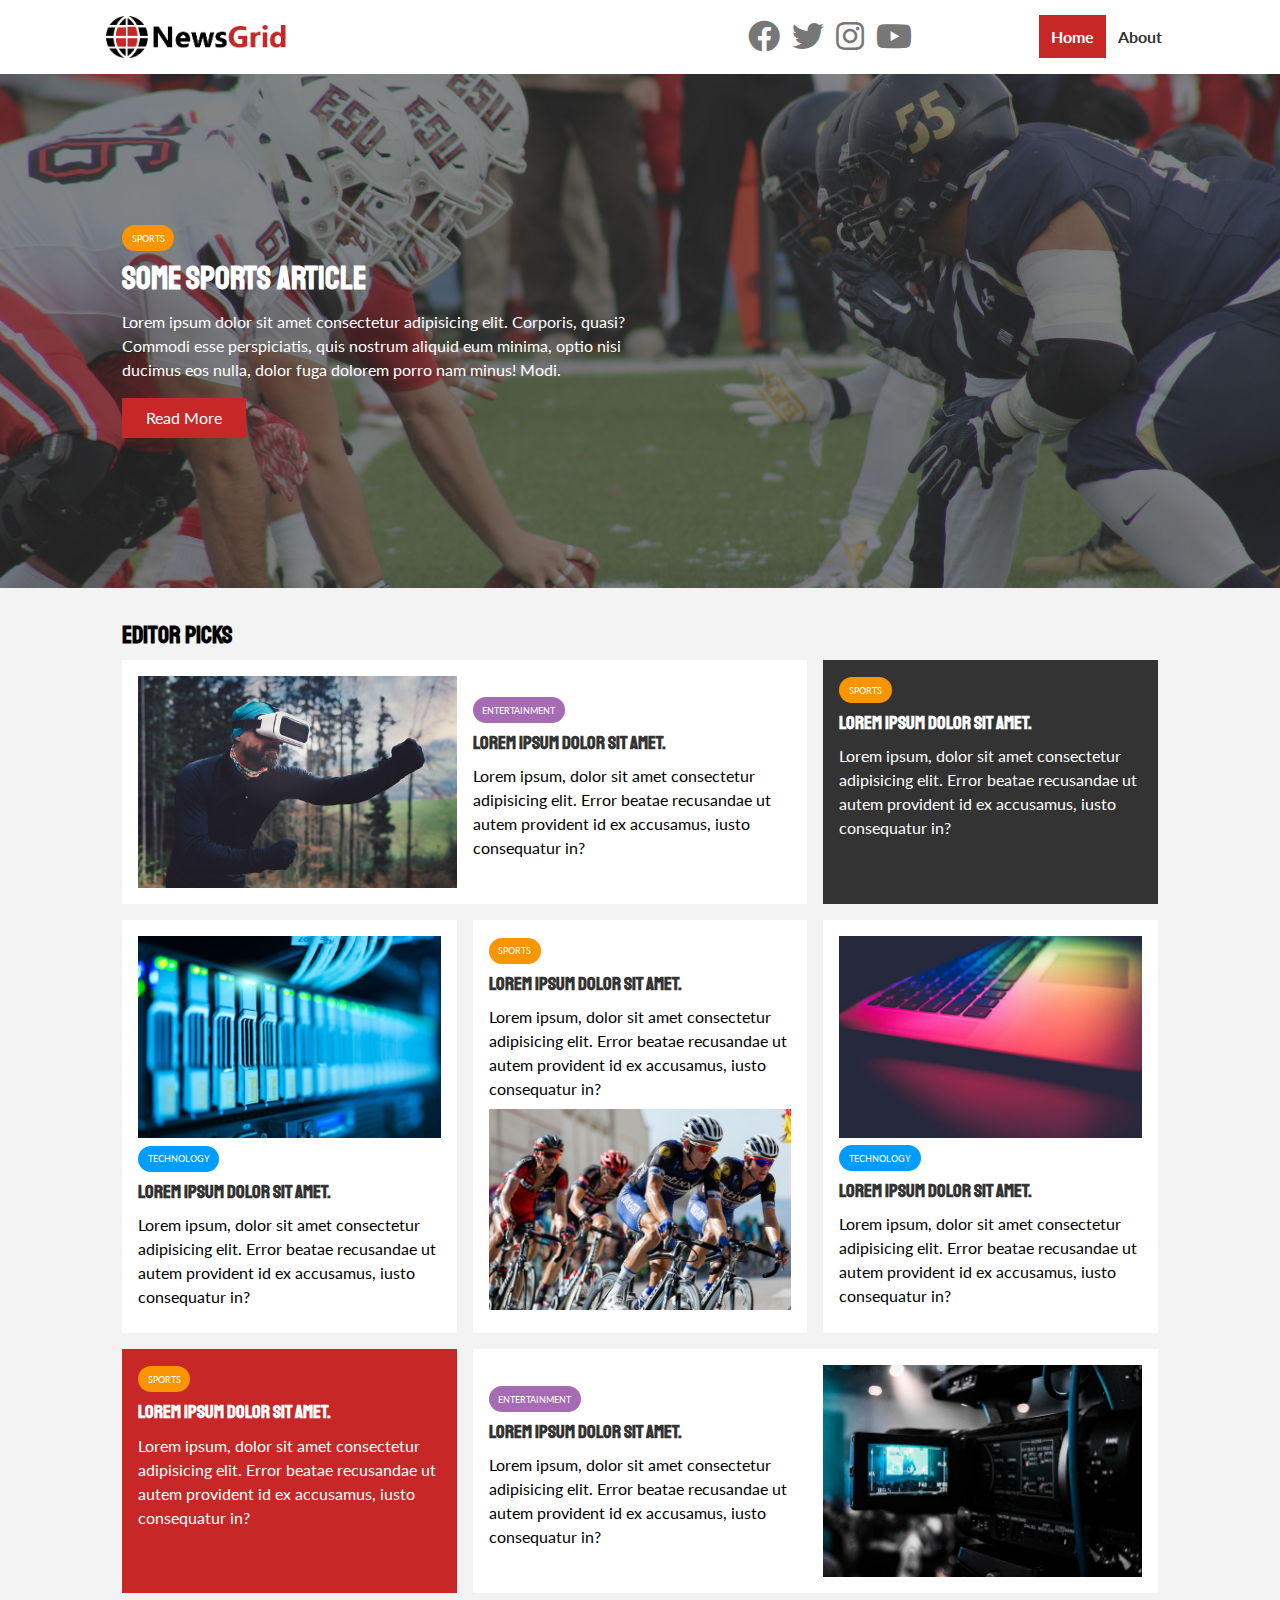
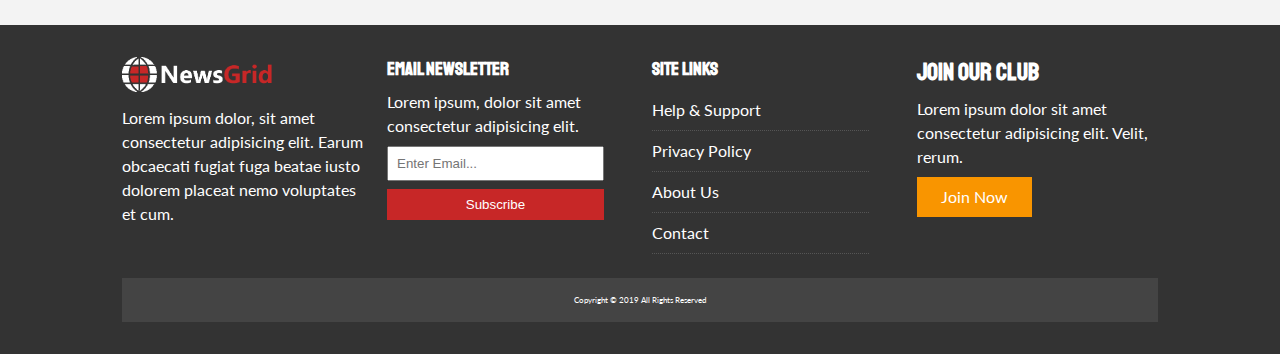
<file: index.html>
<!DOCTYPE html>
<html lang="en">
<head>
    <meta charset="UTF-8">
    <meta name="viewport" content="width=device-width, initial-scale=1.0">
    <link rel="stylesheet" href="https://cdnjs.cloudflare.com/ajax/libs/font-awesome/5.15.1/css/all.min.css" />
    <link rel="stylesheet" href="css/style.css">
    <link rel="preconnect" href="https://fonts.gstatic.com">
    <link href="https://fonts.googleapis.com/css2?family=Lato&family=Staatliches&display=swap" rel="stylesheet">
    <link rel="stylesheet" media="screen and (max-width: 768px)" href="css/mobile.css">
    <link rel="shortcut icon" type="image/x-icon" href="favicon.ico">
    <title>NewsGrid | Latest News</title>
</head>
<body>
    <nav id="main-nav">
        <div class="container">
            <img src="img/logo.png" alt="NewsGrid" class="logo">
            <div class="social">
                <a href="http://facebook.com" target="_blank"><i class="fab fa-facebook fa-2x"></i></a>
                <a href="http://twitter.com" target="_blank"><i class="fab fa-twitter fa-2x"></i></a>
                <a href="http://instagram.com" target="_blank"><i class="fab fa-instagram fa-2x"></i></a>
                <a href="http://youtube.com" target="_blank"><i class="fab fa-youtube fa-2x"></i></a>
            </div>
            <ul>
                <li><a href="index.html" class="current">Home</a></li>
                <li><a href="about.html">About</a></li>
            </ul>
        </div>
    </nav>

    <!-- Showcase -->
    <header id="showcase">
        <div class="container">
            <div class="showcase-container">
                <div class="showcase-content">
                    <div class="category category-sports">Sports</div>
                    <h1>Some Sports Article</h1>
                    <p>Lorem ipsum dolor sit amet consectetur adipisicing elit. Corporis, quasi? Commodi esse perspiciatis, quis nostrum aliquid eum minima, optio nisi ducimus eos nulla, dolor fuga dolorem porro nam minus! Modi.</p>
                    <a href="article.html" class="btn btn-primary">Read More</a>
                </div>
            </div>
        </div>
    </header>

    <!-- Home Articles -->
    <section id="home-articles" class="py-2">
        <div class="container">
            <h2>Editor Picks</h2>
            <div class="articles-container">
                <article class="card">
                    <img src="img/articles/ent1.jpg" alt="">
                    <div>
                        <div class="category category-ent">Entertainment</div>
                        <h3>
                            <a href="article.html">Lorem ipsum dolor sit amet.</a>
                        </h3>
                        <p>Lorem ipsum, dolor sit amet consectetur adipisicing elit. Error beatae recusandae ut autem provident id ex accusamus, iusto consequatur in?</p>
                    </div>
                </article>
                <article class="card bg-dark">
                    <div class="category category-sports">Sports</div>
                    <h3>
                        <a href="article.html">Lorem ipsum dolor sit amet.</a>
                    </h3>
                    <p>Lorem ipsum, dolor sit amet consectetur adipisicing elit. Error beatae recusandae ut autem provident id ex accusamus, iusto consequatur in?</p>
                </article>
                <article class="card">
                    <img src="img/articles/tech1.jpg" alt="">
                    <div class="category category-tech">Technology</div>
                    <h3>
                        <a href="article.html">Lorem ipsum dolor sit amet.</a>
                    </h3>
                    <p>Lorem ipsum, dolor sit amet consectetur adipisicing elit. Error beatae recusandae ut autem provident id ex accusamus, iusto consequatur in?</p>
                </article>
                <article class="card">
                    <div class="category category-sports">Sports</div>
                    <h3>
                        <a href="article.html">Lorem ipsum dolor sit amet.</a>
                    </h3>
                    <p>Lorem ipsum, dolor sit amet consectetur adipisicing elit. Error beatae recusandae ut autem provident id ex accusamus, iusto consequatur in?</p>
                    <img src="img/articles/sports1.jpg" alt="">
                </article>
                <article class="card">
                    <img src="img/articles/tech2.jpg" alt="">
                    <div class="category category-tech">Technology</div>
                    <h3>
                        <a href="article.html">Lorem ipsum dolor sit amet.</a>
                    </h3>
                    <p>Lorem ipsum, dolor sit amet consectetur adipisicing elit. Error beatae recusandae ut autem provident id ex accusamus, iusto consequatur in?</p>
                </article>
                <article class="card bg-primary">
                    <div class="category category-sports">Sports</div>
                    <h3>
                        <a href="article.html">Lorem ipsum dolor sit amet.</a>
                    </h3>
                    <p>Lorem ipsum, dolor sit amet consectetur adipisicing elit. Error beatae recusandae ut autem provident id ex accusamus, iusto consequatur in?</p>
                </article>
                <article class="card">
                    <div>
                        <div class="category category-ent">Entertainment</div>
                        <h3>
                            <a href="article.html">Lorem ipsum dolor sit amet.</a>
                        </h3>
                        <p>Lorem ipsum, dolor sit amet consectetur adipisicing elit. Error beatae recusandae ut autem provident id ex accusamus, iusto consequatur in?</p>
                    </div>
                    <img src="img/articles/ent2.jpg" alt="">
                </article>
            </div>
        </div>
    </section>

    <!-- Footer -->
    <footer id="main-footer" class="py-2">
        <div class="container footer-container">
            <div>
                <img src="img/logo_light.png" alt="NewsGrid">
                <p>Lorem ipsum dolor, sit amet consectetur adipisicing elit. Earum obcaecati fugiat fuga beatae iusto dolorem placeat nemo voluptates et cum.</p>
            </div>
            <div>
                <h3>Email Newsletter</h3>
                <p>Lorem ipsum, dolor sit amet consectetur adipisicing elit.</p>
                <form name="contact" method="POST" data-netlify="true">
                    <input type="email" name="email" placeholder="Enter Email...">
                    <input type="submit" value="Subscribe" class="btn btn-primary">
                </form>
            </div>
            <div>
                <h3>Site Links</h3>
                <ul class="list">
                    <li><a href="#">Help & Support</a></li>
                    <li><a href="#">Privacy Policy</a></li>
                    <li><a href="#">About Us</a></li>
                    <li><a href="#">Contact</a></li>
                </ul>
            </div>
            <div>
                <h2>Join Our Club</h2>
                <p>Lorem ipsum dolor sit amet consectetur adipisicing elit. Velit, rerum. </p>
                <a href="#" class="btn btn-secondary">Join Now</a>
            </div>
            <div>
                <p>
                    Copyright &copy; 2019 All Rights Reserved
                </p>
            </div>
        </div>
    </footer>
</body>
</html>
</file>
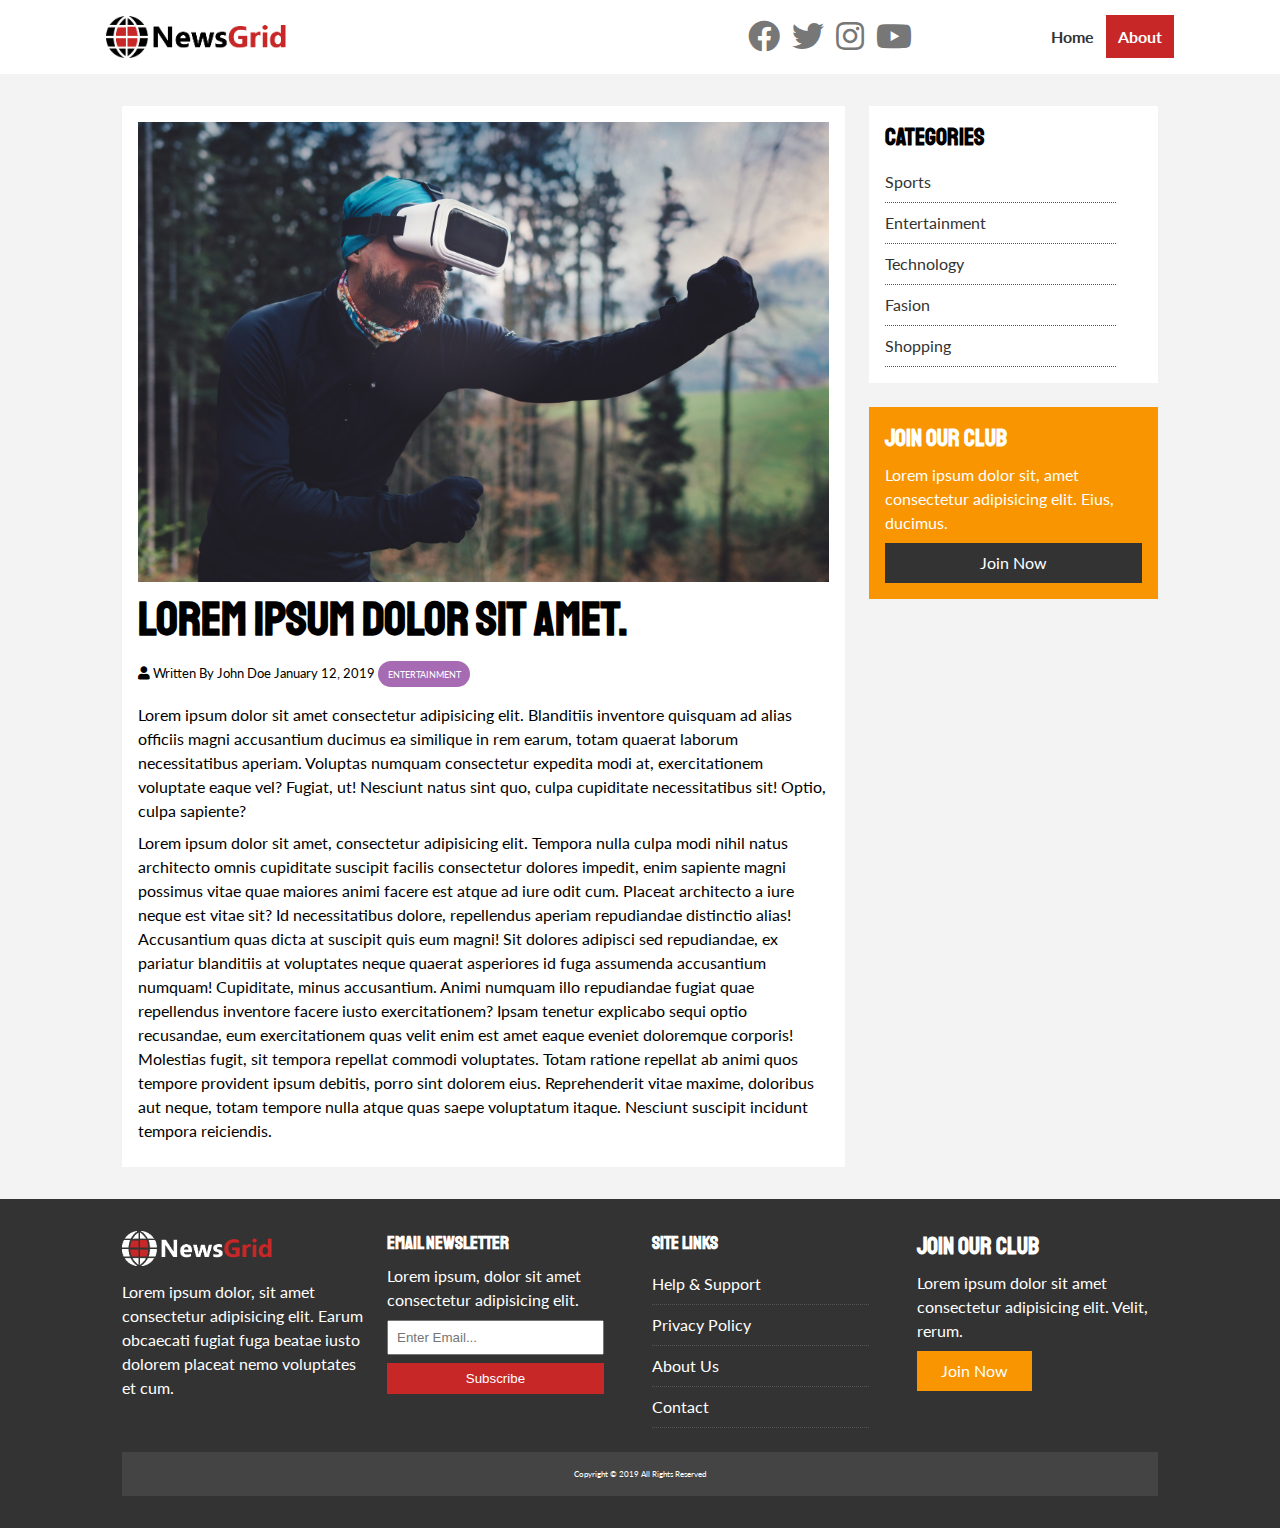
<file: about.html>
<!DOCTYPE html>
<html lang="en">
<head>
    <meta charset="UTF-8">
    <meta name="viewport" content="width=device-width, initial-scale=1.0">
    <link rel="stylesheet" href="https://cdnjs.cloudflare.com/ajax/libs/font-awesome/5.15.1/css/all.min.css" />
    <link rel="stylesheet" href="css/style.css">
    <link rel="preconnect" href="https://fonts.gstatic.com">
    <link href="https://fonts.googleapis.com/css2?family=Lato&family=Staatliches&display=swap" rel="stylesheet">
    <link rel="stylesheet" media="screen and (max-width: 768px)" href="css/mobile.css">
    <link rel="shortcut icon" type="image/x-icon" href="favicon.ico">
    <title>NewsGrid | About</title>
</head>
<body>
    <nav id="main-nav">
        <div class="container">
            <img src="img/logo.png" alt="NewsGrid" class="logo">
            <div class="social">
                <a href="http://facebook.com" target="_blank"><i class="fab fa-facebook fa-2x"></i></a>
                <a href="http://twitter.com" target="_blank"><i class="fab fa-twitter fa-2x"></i></a>
                <a href="http://instagram.com" target="_blank"><i class="fab fa-instagram fa-2x"></i></a>
                <a href="http://youtube.com" target="_blank"><i class="fab fa-youtube fa-2x"></i></a>
            </div>
            <ul>
                <li><a href="index.html">Home</a></li>
                <li><a href="about.html" class="current">About</a></li>
            </ul>
        </div>
    </nav>

    <section id="about">
        <div class="container">
            <div class="page-container">
                <article class="card">
                    <img src="img/articles/ent1.jpg" alt="">
                    <h1 class="l-heading">Lorem ipsum dolor sit amet.</h1>
                    <div class="meta">
                        <small>
                            <i class="fas fa-user"></i> Written By John Doe January 12, 2019
                        </small>
                        <div class="category category-ent">Entertainment</div>

                    </div>
                    <p>Lorem ipsum dolor sit amet consectetur adipisicing elit. Blanditiis inventore quisquam ad alias officiis magni accusantium ducimus ea similique in rem earum, totam quaerat laborum necessitatibus aperiam. Voluptas numquam consectetur expedita modi at, exercitationem voluptate eaque vel? Fugiat, ut! Nesciunt natus sint quo, culpa cupiditate necessitatibus sit! Optio, culpa sapiente? </p>
                    <p>Lorem ipsum dolor sit amet, consectetur adipisicing elit. Tempora nulla culpa modi nihil natus architecto omnis cupiditate suscipit facilis consectetur dolores impedit, enim sapiente magni possimus vitae quae maiores animi facere est atque ad iure odit cum. Placeat architecto a iure neque est vitae sit? Id necessitatibus dolore, repellendus aperiam repudiandae distinctio alias! Accusantium quas dicta at suscipit quis eum magni! Sit dolores adipisci sed repudiandae, ex pariatur blanditiis at voluptates neque quaerat asperiores id fuga assumenda accusantium numquam! Cupiditate, minus accusantium. Animi numquam illo repudiandae fugiat quae repellendus inventore facere iusto exercitationem? Ipsam tenetur explicabo sequi optio recusandae, eum exercitationem quas velit enim est amet eaque eveniet doloremque corporis! Molestias fugit, sit tempora repellat commodi voluptates. Totam ratione repellat ab animi quos tempore provident ipsum debitis, porro sint dolorem eius. Reprehenderit vitae maxime, doloribus aut neque, totam tempore nulla atque quas saepe voluptatum itaque. Nesciunt suscipit incidunt tempora reiciendis.</p>
                </article>

                <aside id="categories" class="card">
                    <h2>Categories</h2>
                    <ul class="list">
                        <li><a href="#"><i class="fas-fa-chevron-right"></i> Sports</a></li>
                        <li><a href="#"><i class="fas-fa-chevron-right"></i> Entertainment</a></li>
                        <li><a href="#"><i class="fas-fa-chevron-right"></i> Technology</a></li>
                        <li><a href="#"><i class="fas-fa-chevron-right"></i> Fasion</a></li>
                        <li><a href="#"><i class="fas-fa-chevron-right"></i> Shopping</a></li>
                    </ul>
                </aside>

                <aside class="card bg-secondary">
                    <h2>Join Our Club</h2>
                    <p>Lorem ipsum dolor sit, amet consectetur adipisicing elit. Eius, ducimus.</p>
                    <a href="#" class="btn btn-dark btn-block">Join Now</a>
                </aside>
            </div>
        </div>
    </section>

    <!-- Footer -->
    <footer id="main-footer" class="py-2">
        <div class="container footer-container">
            <div>
                <img src="img/logo_light.png" alt="NewsGrid">
                <p>Lorem ipsum dolor, sit amet consectetur adipisicing elit. Earum obcaecati fugiat fuga beatae iusto dolorem placeat nemo voluptates et cum.</p>
            </div>
            <div>
                <h3>Email Newsletter</h3>
                <p>Lorem ipsum, dolor sit amet consectetur adipisicing elit.</p>
                <form name="contact"method="POST" data-netlify="true">
                    <input type="email" name="email" placeholder="Enter Email...">
                    <input type="submit" value="Subscribe" class="btn btn-primary">
                </form>
            </div>
            <div>
                <h3>Site Links</h3>
                <ul class="list">
                    <li><a href="#">Help & Support</a></li>
                    <li><a href="#">Privacy Policy</a></li>
                    <li><a href="#">About Us</a></li>
                    <li><a href="#">Contact</a></li>
                </ul>
            </div>
            <div>
                <h2>Join Our Club</h2>
                <p>Lorem ipsum dolor sit amet consectetur adipisicing elit. Velit, rerum. </p>
                <a href="#" class="btn btn-secondary">Join Now</a>
            </div>
            <div>
                <p>
                    Copyright &copy; 2019 All Rights Reserved
                </p>
            </div>
        </div>
    </footer>
</body>
</html>
</file>
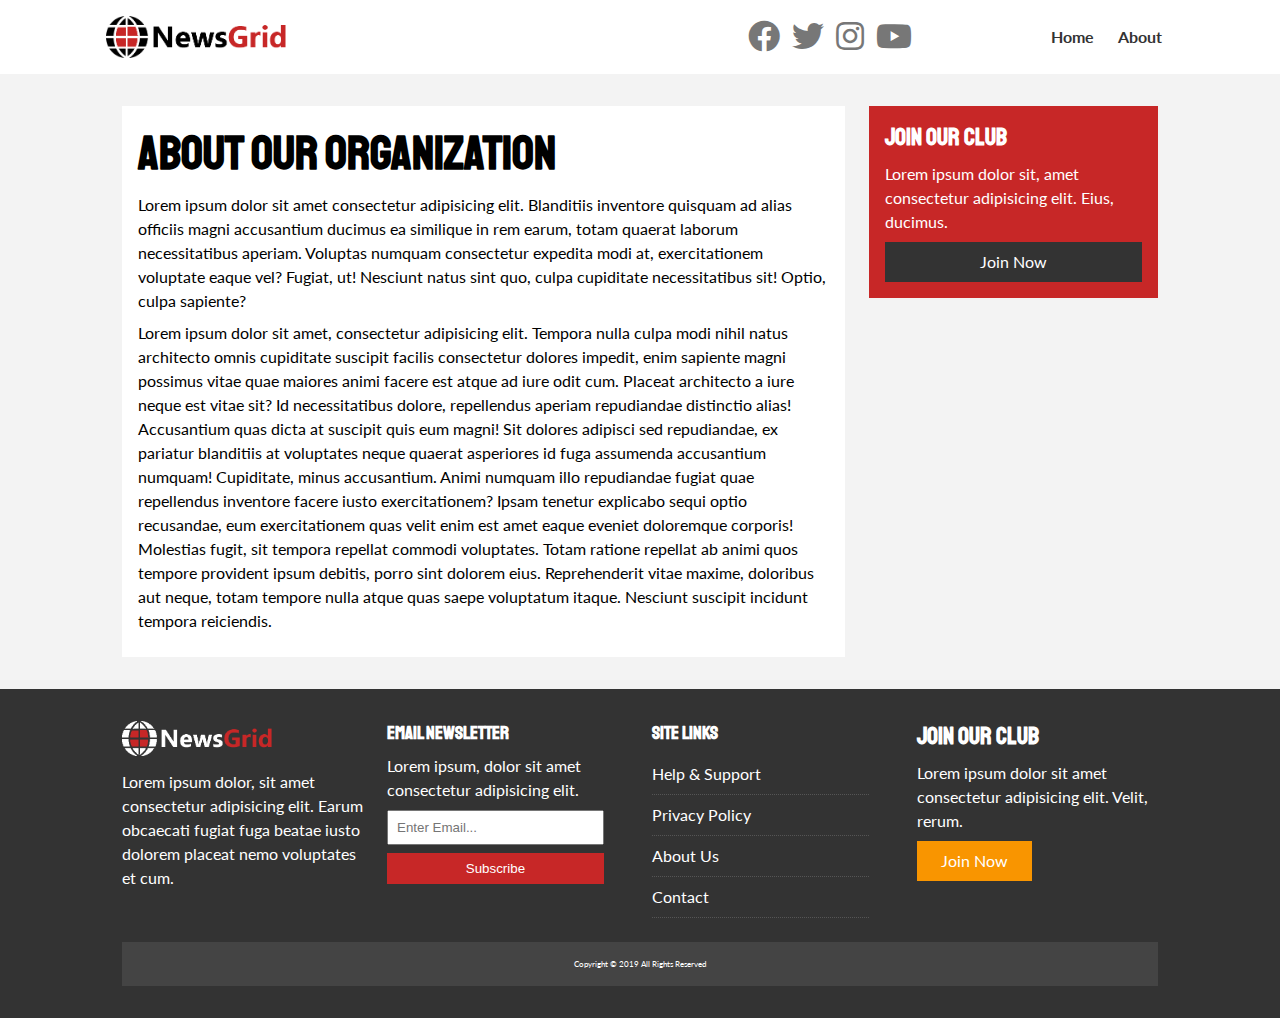
<file: article.html>
<!DOCTYPE html>
<html lang="en">
<head>
    <meta charset="UTF-8">
    <meta name="viewport" content="width=device-width, initial-scale=1.0">
    <link rel="stylesheet" href="https://cdnjs.cloudflare.com/ajax/libs/font-awesome/5.15.1/css/all.min.css" />
    <link rel="stylesheet" href="css/style.css">
    <link rel="preconnect" href="https://fonts.gstatic.com">
    <link href="https://fonts.googleapis.com/css2?family=Lato&family=Staatliches&display=swap" rel="stylesheet">
    <link rel="stylesheet" media="screen and (max-width: 768px)" href="css/mobile.css">
    <link rel="shortcut icon" type="image/x-icon" href="favicon.ico">
    <title>NewsGrid | Latest News</title>
</head>
<body>
    <nav id="main-nav">
        <div class="container">
            <img src="img/logo.png" alt="NewsGrid" class="logo">
            <div class="social">
                <a href="http://facebook.com" target="_blank"><i class="fab fa-facebook fa-2x"></i></a>
                <a href="http://twitter.com" target="_blank"><i class="fab fa-twitter fa-2x"></i></a>
                <a href="http://instagram.com" target="_blank"><i class="fab fa-instagram fa-2x"></i></a>
                <a href="http://youtube.com" target="_blank"><i class="fab fa-youtube fa-2x"></i></a>
            </div>
            <ul>
                <li><a href="index.html">Home</a></li>
                <li><a href="about.html">About</a></li>
            </ul>
        </div>
    </nav>

    <section id="article">
        <div class="container">
            <div class="page-container">
                <article class="card">
                    <h2 class="l-heading">About Our Organization</h2>
                    <p>Lorem ipsum dolor sit amet consectetur adipisicing elit. Blanditiis inventore quisquam ad alias officiis magni accusantium ducimus ea similique in rem earum, totam quaerat laborum necessitatibus aperiam. Voluptas numquam consectetur expedita modi at, exercitationem voluptate eaque vel? Fugiat, ut! Nesciunt natus sint quo, culpa cupiditate necessitatibus sit! Optio, culpa sapiente? </p>
                    <p>Lorem ipsum dolor sit amet, consectetur adipisicing elit. Tempora nulla culpa modi nihil natus architecto omnis cupiditate suscipit facilis consectetur dolores impedit, enim sapiente magni possimus vitae quae maiores animi facere est atque ad iure odit cum. Placeat architecto a iure neque est vitae sit? Id necessitatibus dolore, repellendus aperiam repudiandae distinctio alias! Accusantium quas dicta at suscipit quis eum magni! Sit dolores adipisci sed repudiandae, ex pariatur blanditiis at voluptates neque quaerat asperiores id fuga assumenda accusantium numquam! Cupiditate, minus accusantium. Animi numquam illo repudiandae fugiat quae repellendus inventore facere iusto exercitationem? Ipsam tenetur explicabo sequi optio recusandae, eum exercitationem quas velit enim est amet eaque eveniet doloremque corporis! Molestias fugit, sit tempora repellat commodi voluptates. Totam ratione repellat ab animi quos tempore provident ipsum debitis, porro sint dolorem eius. Reprehenderit vitae maxime, doloribus aut neque, totam tempore nulla atque quas saepe voluptatum itaque. Nesciunt suscipit incidunt tempora reiciendis.</p>
                </article>
                <aside class="card bg-primary">
                    <h2>Join Our Club</h2>
                    <p>Lorem ipsum dolor sit, amet consectetur adipisicing elit. Eius, ducimus.</p>
                    <a href="#" class="btn btn-dark btn-block">Join Now</a>
                </aside>
            </div>
        </div>
    </section>

    <!-- Footer -->
    <footer id="main-footer" class="py-2">
        <div class="container footer-container">
            <div>
                <img src="img/logo_light.png" alt="NewsGrid">
                <p>Lorem ipsum dolor, sit amet consectetur adipisicing elit. Earum obcaecati fugiat fuga beatae iusto dolorem placeat nemo voluptates et cum.</p>
            </div>
            <div>
                <h3>Email Newsletter</h3>
                <p>Lorem ipsum, dolor sit amet consectetur adipisicing elit.</p>
                <form name="contact"method="POST" data-netlify="true">
                    <input type="email" name="email" placeholder="Enter Email...">
                    <input type="submit" value="Subscribe" class="btn btn-primary">
                </form>
            </div>
            <div>
                <h3>Site Links</h3>
                <ul class="list">
                    <li><a href="#">Help & Support</a></li>
                    <li><a href="#">Privacy Policy</a></li>
                    <li><a href="#">About Us</a></li>
                    <li><a href="#">Contact</a></li>
                </ul>
            </div>
            <div>
                <h2>Join Our Club</h2>
                <p>Lorem ipsum dolor sit amet consectetur adipisicing elit. Velit, rerum. </p>
                <a href="#" class="btn btn-secondary">Join Now</a>
            </div>
            <div>
                <p>
                    Copyright &copy; 2019 All Rights Reserved
                </p>
            </div>
        </div>
    </footer>
</body>
</html>
</file>
<file: css/style.css>
:root {
    --primary-color: #c72727;
    --secondary-color: #f99500;
    --light-color: #f3f3f3;
    --dark-color: #333;
    --max-width: 1100px;
}

.category {
    --sports-color: #f99500;
    --ent-color: #a66bb3;
    --tech-color: #009cff;
}

* {
    margin: 0;
    padding: 0;
    box-sizing: border-box;
}

body {
    font-family: 'Lato', sans-serif;
    line-height: 1.5;
    background: var(--light-color);
}

a {
    color: #333;
    text-decoration: none;
}

ul {
    list-style: none;
}

p {
    margin: .5rem 0;
}

img {
    width: 100%;
}

h1, h2, h3, h4, h5, h6 {
    font-family: 'Staatliches', cursive;
    margin-bottom: .55rem;
    line-height: 1.3;
}

/*  Utility */
.container {
    max-width: var(--max-width);
    margin: auto;
    padding: 0 2rem;
    overflow: hidden;
}

.category {
    display: inline-block;
    color: #fff;
    font-size: 0.55rem;
    text-transform: uppercase;
    padding: 0.4rem 0.6rem;
    border-radius: 15px;
    margin-bottom: 0.5rem;
}

.category-sports { background: var(--sports-color) ;}
.category-ent { background: var(--ent-color) ;}
.category-tech { background: var(--tech-color) ;}

.btn {
    display: inline-block;
    border: none;
    background: var(--dark-color);
    color: #fff;
    padding: 0.5rem 1.5rem;
}

.btn-light { background: var(--light-color)}
.btn-primary { background: var(--primary-color)}
.btn-secondary { background: var(--secondary-color)}

.btn-block {
    display: block;
    width: 100%;
    text-align: center;
}

.btn:hover {
    opacity: 0.9;
}

.card {
    background: #fff;
    padding: 1rem;
}

.bg-primary {
    background: var(--primary-color);
    color: #fff;
}

.bg-secondary {
    background: var(--secondary-color);
    color: #fff;
}

.bg-dark {
    background: var(--dark-color);
    color: #fff;
}

.bg-dark h1,
.bg-dark h2,
.bg-dark h3,
.bg-dark a,
.bg-primary h1,
.bg-primary h2,
.bg-primary h3,
.bg-primary a,
.bg-secondary h1,
.bg-secondary h2,
.bg-secondary h3,
.bg-secondary a {
    color: #fff;
}

.py-1 { padding: 1.5rem 0}
.py-2 { padding: 2rem 0}
.py-3 { padding: 3rem 0}
.p1-1 { padding: 1.5rem}
.p2-2 { padding: 2rem}
.p3-3 { padding: 3rem}

.l-heading {
    font-size: 3rem;
}

.list li {
    padding: .5rem 0;
    border-bottom: #555 dotted 1px;
    width: 90%;
}

.list li a:hover {
    color: var(--primary-color) !important;
}

/* Inner page grid container */
.page-container {
    display: grid;
    grid-template-columns: 5fr 2fr;
    margin: 2rem 0;
    grid-gap: 1.5rem;
}

.page-container > *:first-child {
    grid-row: 1 / span 3;
}

/* Navigation */
#main-nav {
    background: #fff;
    position: sticky;
    top: 0;
    z-index: 2;
}

#main-nav .container {
    display: grid;
    grid-template-columns: 6fr 3fr 2fr;
    padding: 1rem;
    align-items: center;
}

#main-nav .logo {
    width: 180px;
}

#main-nav ul {
    justify-self: end;
    display: flex;
}

#main-nav ul li a {
    padding: 0.75rem;
    font-weight: bold;
}

#main-nav ul li .current {
    background: var(--primary-color);
    color: #fff;
}

#main-nav ul li a:hover {
    background: var(--light-color);
    color: var(--dark-color);
}

#main-nav .social {
    justify-self: center;
}

#main-nav .social i {
    color: #777;
    margin-right: .5rem; 
}

/* Showcase */
#showcase {
    color: #fff;
    background: #333;
    padding: 2rem;
    position: relative;
}

#showcase:before {
    content: '';
    background: url('../img/featured.jpg') no-repeat center center/cover;
    position: absolute;
    top: 0;
    left: 0;
    width: 100%;
    height: 100%;
    opacity: 0.4;
}

#showcase .showcase-container {
    display: grid;
    grid-template-columns: repeat(2, 1fr);
    justify-content: center;
    align-items: center;
    height: 50vh;
}

#showcase .showcase-content {
    z-index: 1;
}

#showcase .showcase-content p {
    margin-bottom: 1rem;
}

/* Home Articles */
#home-articles .articles-container {
    display: grid;
    grid-template-columns: repeat(3, 1fr);
    grid-gap: 1rem;
}

#home-articles .articles-container > *:first-child,
#home-articles .articles-container > *:last-child {
    display: grid;
    grid-template-columns: repeat(2, 1fr);
    grid-gap: 1rem;
    align-items: center;
    grid-column: 1 / span 2;
}

#home-articles .articles-container > *:last-child {
    grid-column: 2 / span 2;
}

#article .meta {
    display: flex;
    justify-content: space-between;
    align-items: center;
    background: #eee;
    padding: 0.5rem;
}

#article .meta .category {
    margin-top: 0.4rem;
}

 /* Footer */
 #main-footer {
     background: var(--dark-color);
     color: #fff;
 }

 #main-footer img {
     width: 150px;
}

#main-footer a {
    color: #fff;
}

#main-footer .footer-container {
    display: grid;
    grid-template-columns: repeat(4, 1fr);
    grid-gap: 1.5rem;
}

#main-footer .footer-container > *:last-child {
    background: #444;
    grid-column: 1 / span 4;
    padding: .5rem;
    text-align: center;
    font-size: 0.5rem;
}

#main-footer .footer-container input[type='email'] {
    width: 90%;
    padding: 0.5rem;
    margin-bottom: 0.5rem;
}

#main-footer .footer-container input[type='submit'] {
    width: 90%;
}
</file>
<file: css/mobile.css>
/* Navigation */
#main-nav .social {
    display: none;
}

#main-nav .container {
    grid-template-columns: 1fr;
    grid-gap: 1.2rem;
}

#main-nav ul,
#main-nav .logo {
    justify-self: center;
}

#main-nav ul li a {
    padding: 0.50rem;
}

#home-articles .articles-container {
    grid-template-columns: repeat(2, 1fr);
}

#home-articles .articles-container > *:first-child,
#home-articles .articles-container > *:last-child  {
    grid-template-columns: 1fr;
    grid-column: 1;
}

@media(max-width: 600px) {
    /* Stack Grid Items */
    #showcase .showcase-container,
    #home-articles .articles-container,
    #main-footer .footer-container {
        grid-template-columns: 1fr;
    }

     #main-footer .footer-container > *:last-child {
         grid-column: 1;
     }

     #main-footer .footer-container > *:first-child,
     #main-footer .footer-container > *:nth-child(2) {
         border-bottom: #444 dotted 1px;
         padding-bottom: 1rem;
     }

     .page-container {
         grid-tremplate-columns: 1fr;
         text-align: center;
     }

     .page-container > *:first-child {
         grid-columd: 1;
     }

     .l-heading {
         font-size: 2rem;
     }
}
</file>
